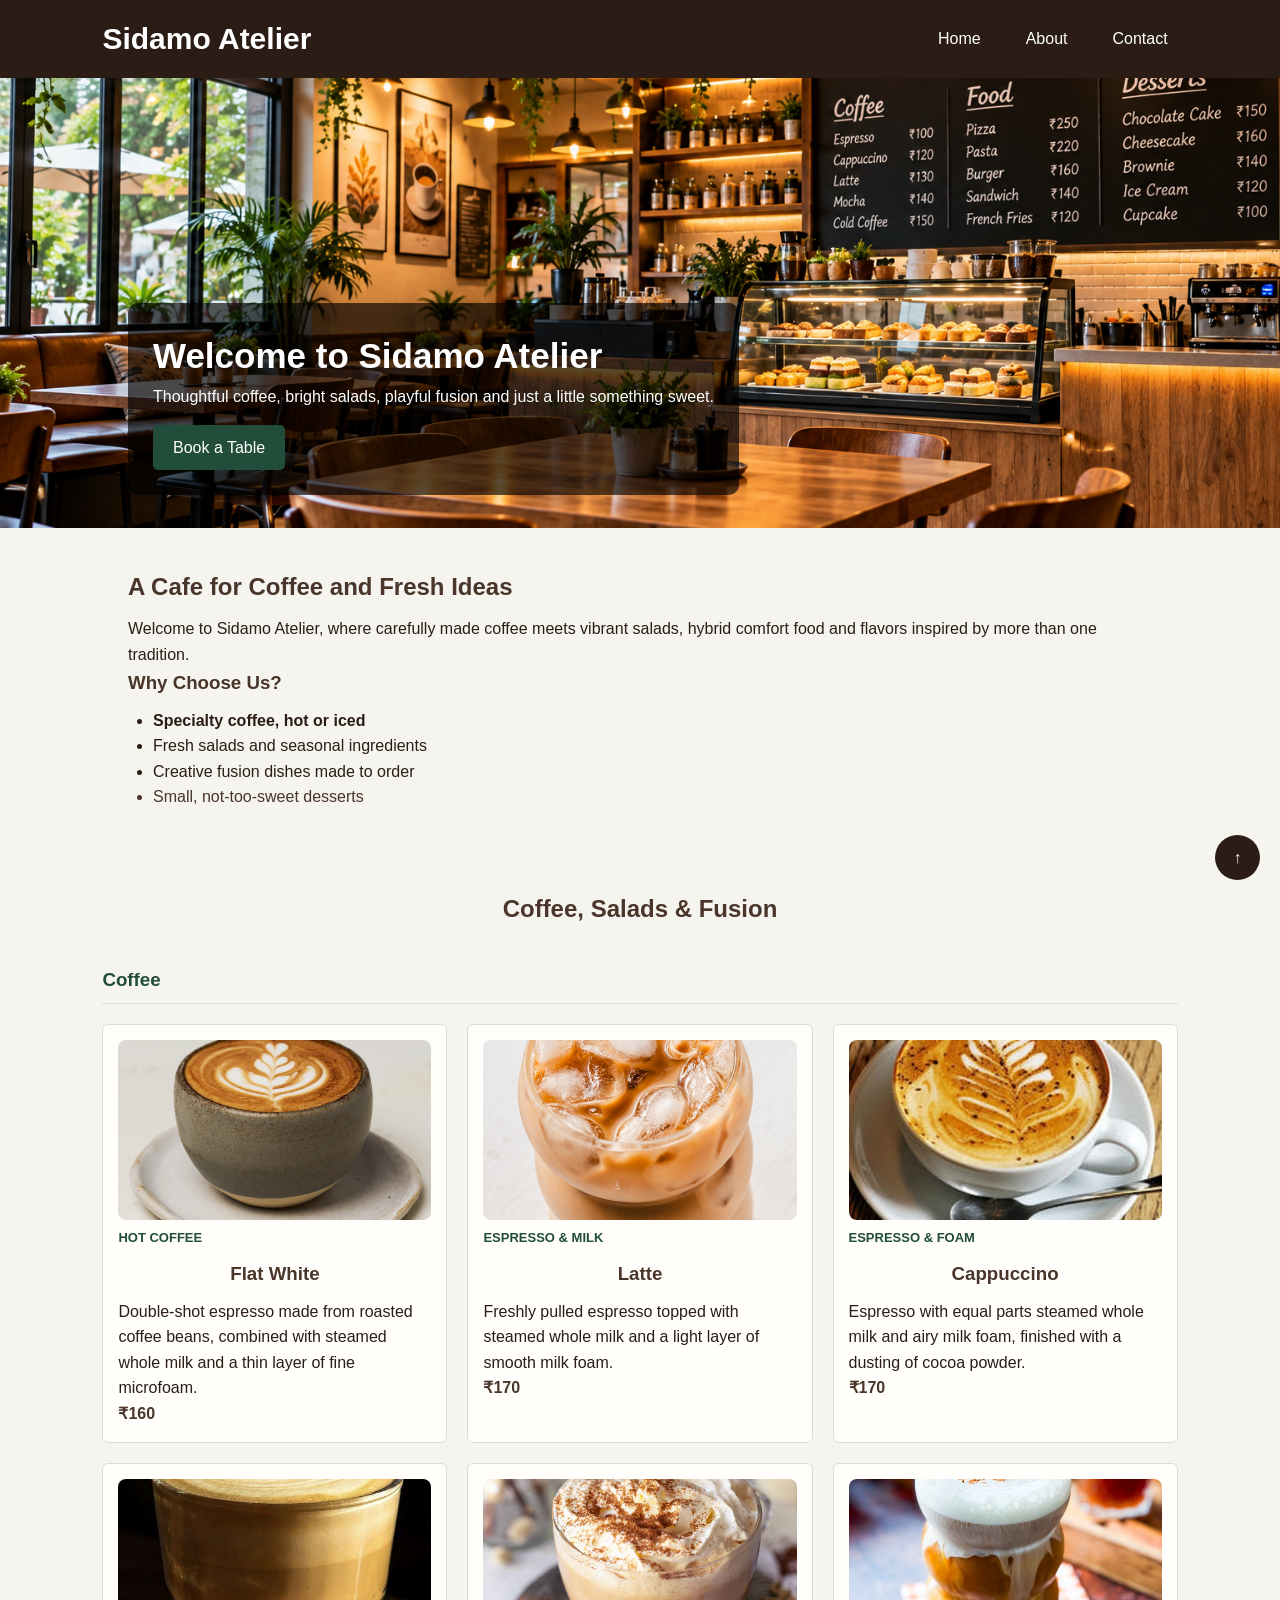
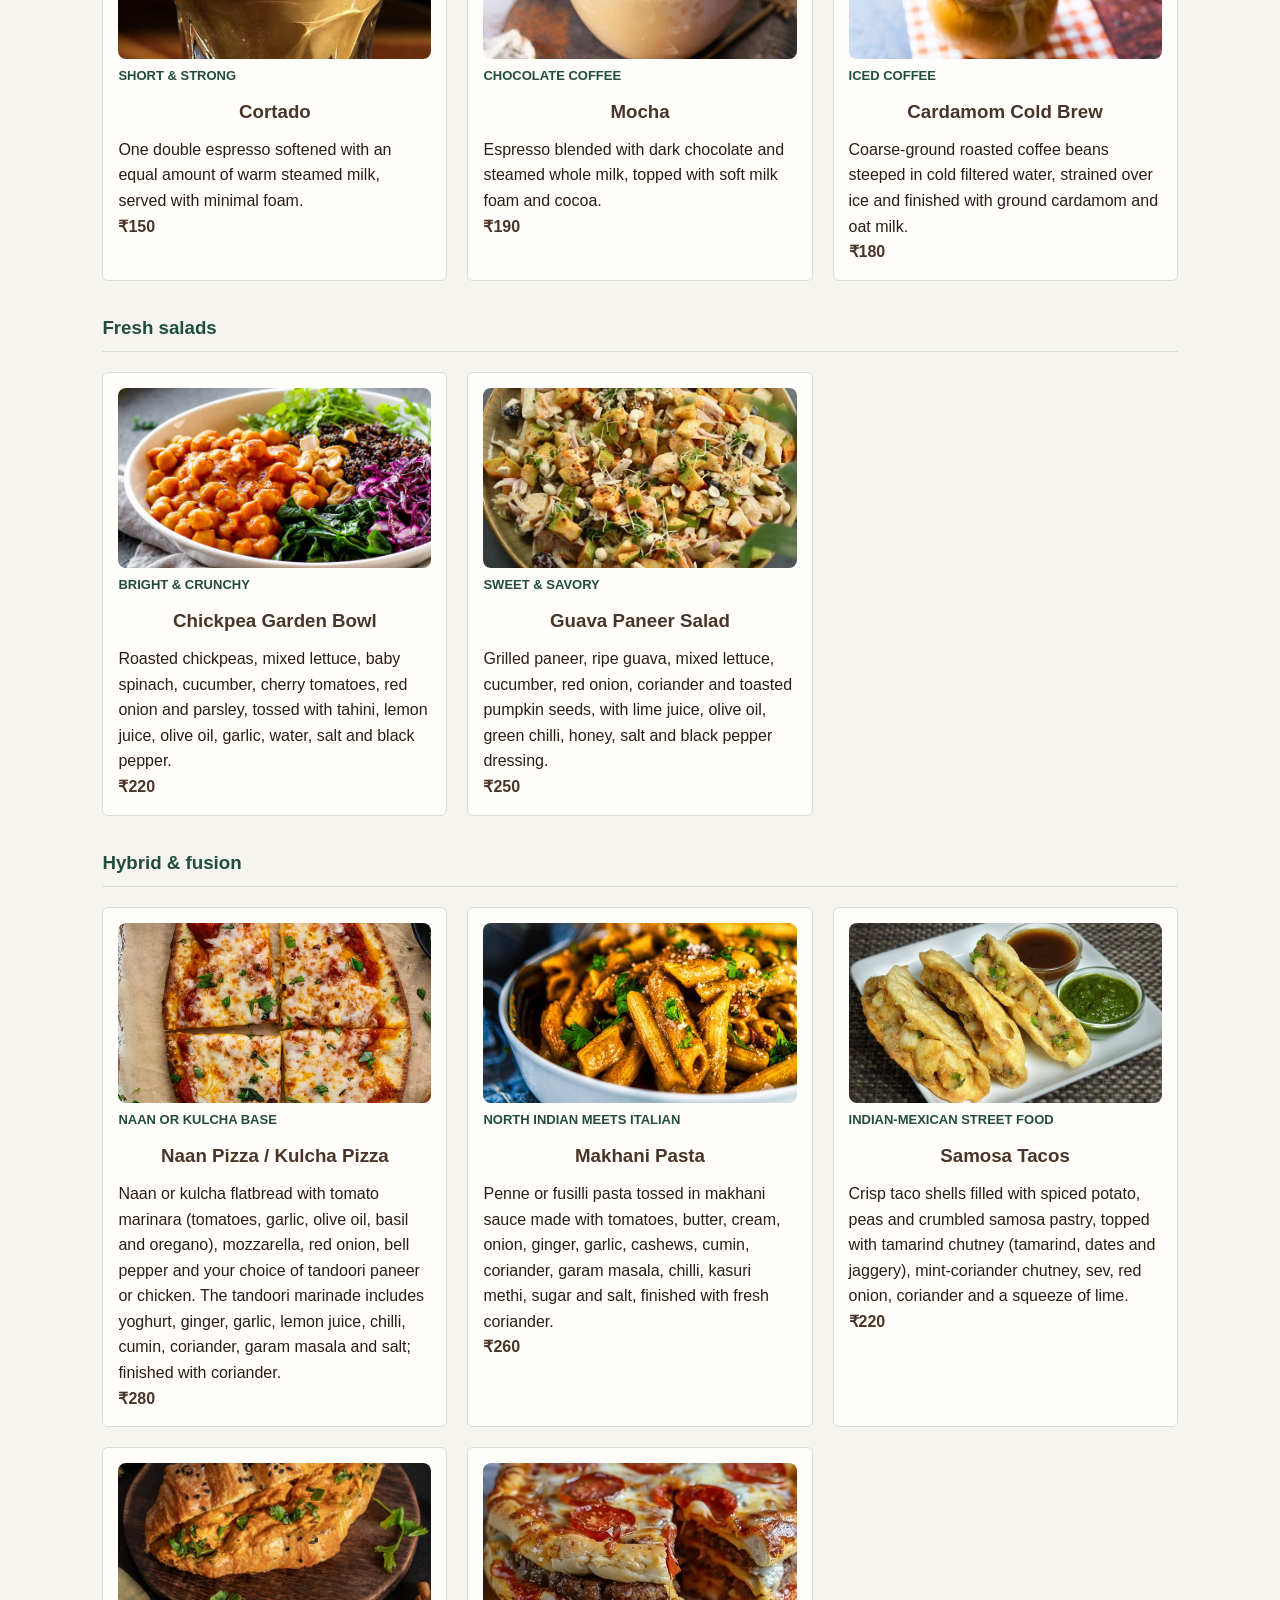
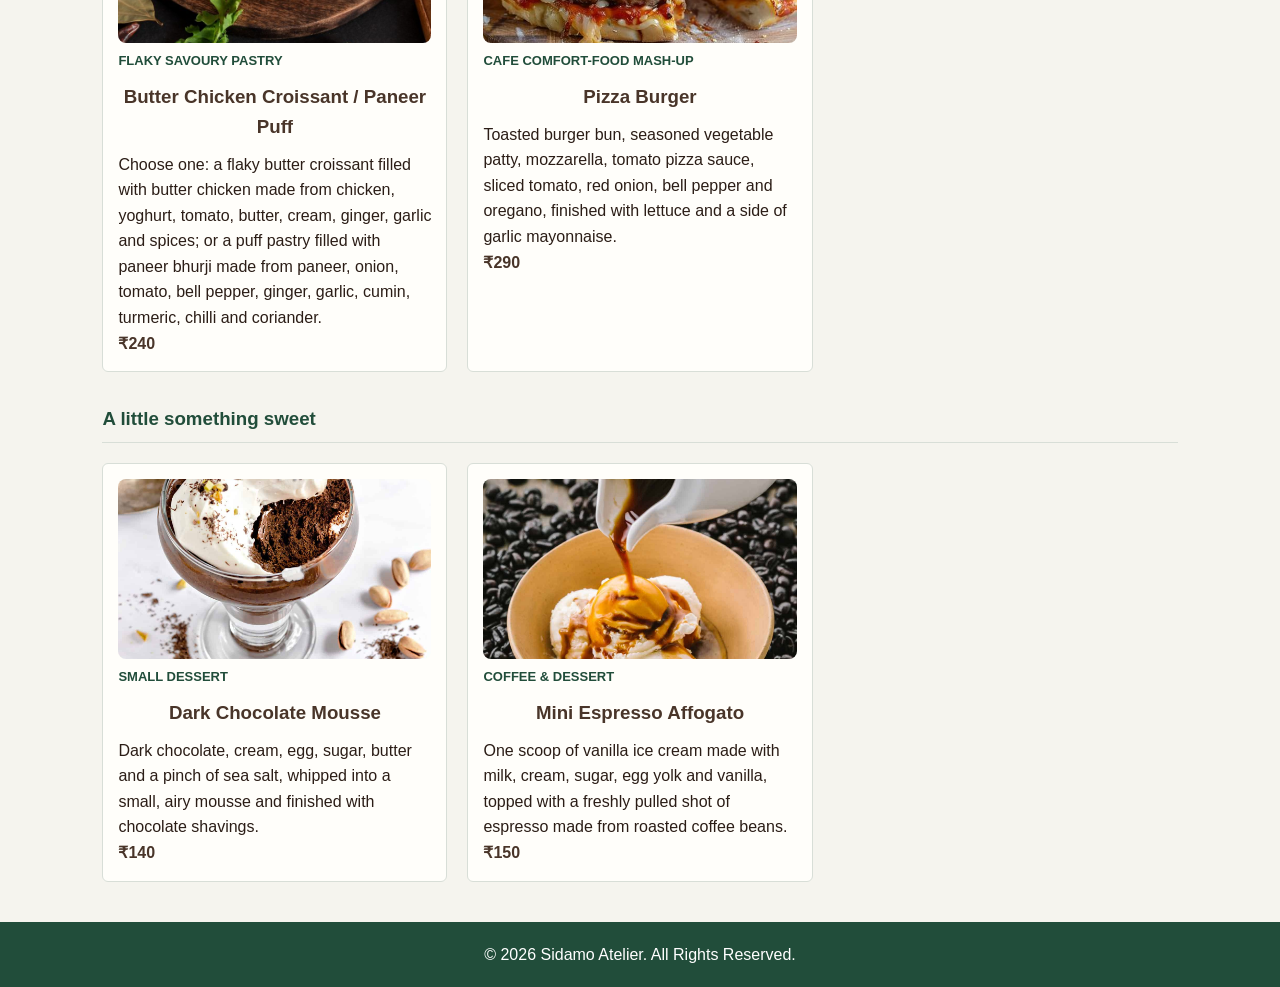
<file: index.html>
<!DOCTYPE html>
<html lang="en">

<head>
    <meta charset="UTF-8">
    <meta name="viewport" content="width=device-width, initial-scale=1.0">
    <title>Sidamo Atelier - Home</title>
    <link rel="stylesheet" href="style.css">
</head>

<body id="top">

    <header>
        <h1>Sidamo Atelier</h1>

        <nav>
            <a href="index.html">Home</a>
            <a href="about%20(1).html">About</a>
            <a href="contact.html">Contact</a>
        </nav>
    </header>

    <main>

        <section class="hero">

            <img src="images/cafe.jpg" alt="Interior of Sidamo Atelier">

            <div class="hero-text">
                <h2>Welcome to Sidamo Atelier</h2>

                <p>
                    Thoughtful coffee, bright salads, playful fusion and just a little something sweet.
                </p>

                <a href="contact.html" class="button">
                    Book a Table
                </a>
            </div>

        </section>


        <section class="welcome">

            <h2>A Cafe for Coffee and Fresh Ideas</h2>

            <p>
                Welcome to Sidamo Atelier, where carefully made coffee meets vibrant salads,
                hybrid comfort food and flavors inspired by more than one tradition.
            </p>

            <h3>Why Choose Us?</h3>

            <ul>
                <li>Specialty coffee, hot or iced</li>
                <li>Fresh salads and seasonal ingredients</li>
                <li>Creative fusion dishes made to order</li>
                <li>Small, not-too-sweet desserts</li>
            </ul>

        </section>


        <section id="menu">

            <h2>Coffee, Salads & Fusion</h2>

            <div class="menu-grid">
                <h3 class="menu-category">Coffee</h3>
                <article class="menu-card">
                    <img src="images/flat%20white.jpg" alt="Flat white coffee with steamed milk">
                    <p class="menu-type">Hot coffee</p>
                    <h3>Flat White</h3>
                    <p>Double-shot espresso made from roasted coffee beans, combined with steamed whole milk and a thin layer of fine microfoam.</p>
                    <p class="price">₹160</p>
                </article>
                <article class="menu-card">
                    <img src="images/iced-latte.jpg" alt="Latte with espresso and milk">
                    <p class="menu-type">Espresso & milk</p>
                    <h3>Latte</h3>
                    <p>Freshly pulled espresso topped with steamed whole milk and a light layer of smooth milk foam.</p>
                    <p class="price">₹170</p>
                </article>
                <article class="menu-card">
                    <img src="images/cappuccino.jpg" alt="Cappuccino topped with milk foam">
                    <p class="menu-type">Espresso & foam</p>
                    <h3>Cappuccino</h3>
                    <p>Espresso with equal parts steamed whole milk and airy milk foam, finished with a dusting of cocoa powder.</p>
                    <p class="price">₹170</p>
                </article>
                <article class="menu-card">
                    <img src="images/cortado.jpg" alt="Cortado espresso with steamed milk">
                    <p class="menu-type">Short & strong</p>
                    <h3>Cortado</h3>
                    <p>One double espresso softened with an equal amount of warm steamed milk, served with minimal foam.</p>
                    <p class="price">₹150</p>
                </article>
                <article class="menu-card">
                    <img src="images/mocha.jpg" alt="Mocha coffee with chocolate">
                    <p class="menu-type">Chocolate coffee</p>
                    <h3>Mocha</h3>
                    <p>Espresso blended with dark chocolate and steamed whole milk, topped with soft milk foam and cocoa.</p>
                    <p class="price">₹190</p>
                </article>
                <article class="menu-card">
                    <img src="images/Cardamomcold.jpg" alt="Cardamom cold brew coffee over ice">
                    <p class="menu-type">Iced coffee</p>
                    <h3>Cardamom Cold Brew</h3>
                    <p>Coarse-ground roasted coffee beans steeped in cold filtered water, strained over ice and finished with ground cardamom and oat milk.</p>
                    <p class="price">₹180</p>
                </article>

                <h3 class="menu-category">Fresh salads</h3>
                <article class="menu-card">
                    <img src="images/chickpea%20garden.jpg" alt="Chickpea garden salad bowl">
                    <p class="menu-type">Bright & crunchy</p>
                    <h3>Chickpea Garden Bowl</h3>
                    <p>Roasted chickpeas, mixed lettuce, baby spinach, cucumber, cherry tomatoes, red onion and parsley, tossed with tahini, lemon juice, olive oil, garlic, water, salt and black pepper.</p>
                    <p class="price">₹220</p>
                </article>
                <article class="menu-card">
                    <img src="images/guava%20paneer%20salad.jpg" alt="Guava paneer salad with fresh greens">
                    <p class="menu-type">Sweet & savory</p>
                    <h3>Guava Paneer Salad</h3>
                    <p>Grilled paneer, ripe guava, mixed lettuce, cucumber, red onion, coriander and toasted pumpkin seeds, with lime juice, olive oil, green chilli, honey, salt and black pepper dressing.</p>
                    <p class="price">₹250</p>
                </article>

                <h3 class="menu-category">Hybrid & fusion</h3>
                <article class="menu-card">
                    <img src="images/naan-pizza.jpg" alt="Naan flatbread pizza with cheese and toppings">
                    <p class="menu-type">Naan or kulcha base</p>
                    <h3>Naan Pizza / Kulcha Pizza</h3>
                    <p>Naan or kulcha flatbread with tomato marinara (tomatoes, garlic, olive oil, basil and oregano), mozzarella, red onion, bell pepper and your choice of tandoori paneer or chicken. The tandoori marinade includes yoghurt, ginger, garlic, lemon juice, chilli, cumin, coriander, garam masala and salt; finished with coriander.</p>
                    <p class="price">₹280</p>
                </article>
                <article class="menu-card">
                    <img src="images/makhani-pasta.jpg" alt="Pasta tossed in creamy makhani sauce">
                    <p class="menu-type">North Indian meets Italian</p>
                    <h3>Makhani Pasta</h3>
                    <p>Penne or fusilli pasta tossed in makhani sauce made with tomatoes, butter, cream, onion, ginger, garlic, cashews, cumin, coriander, garam masala, chilli, kasuri methi, sugar and salt, finished with fresh coriander.</p>
                    <p class="price">₹260</p>
                </article>
                <article class="menu-card">
                    <img src="images/taco_samosa.jpg" alt="Samosa filling served in taco shells">
                    <p class="menu-type">Indian-Mexican street food</p>
                    <h3>Samosa Tacos</h3>
                    <p>Crisp taco shells filled with spiced potato, peas and crumbled samosa pastry, topped with tamarind chutney (tamarind, dates and jaggery), mint-coriander chutney, sev, red onion, coriander and a squeeze of lime.</p>
                    <p class="price">₹220</p>
                </article>
                <article class="menu-card">
                    <img src="images/butterchickencroissant.jpg" alt="Flaky croissant filled with butter chicken">
                    <p class="menu-type">Flaky savoury pastry</p>
                    <h3>Butter Chicken Croissant / Paneer Puff</h3>
                    <p>Choose one: a flaky butter croissant filled with butter chicken made from chicken, yoghurt, tomato, butter, cream, ginger, garlic and spices; or a puff pastry filled with paneer bhurji made from paneer, onion, tomato, bell pepper, ginger, garlic, cumin, turmeric, chilli and coriander.</p>
                    <p class="price">₹240</p>
                </article>
                <article class="menu-card">
                    <img src="images/burger_pizza.jpg" alt="Burger topped with pizza sauce and melted cheese">
                    <p class="menu-type">Cafe comfort-food mash-up</p>
                    <h3>Pizza Burger</h3>
                    <p>Toasted burger bun, seasoned vegetable patty, mozzarella, tomato pizza sauce, sliced tomato, red onion, bell pepper and oregano, finished with lettuce and a side of garlic mayonnaise.</p>
                    <p class="price">₹290</p>
                </article>

                <h3 class="menu-category">A little something sweet</h3>
                <article class="menu-card">
                    <img src="images/dark-chocolate-mousse.jpg" alt="Small serving of dark chocolate mousse">
                    <p class="menu-type">Small dessert</p>
                    <h3>Dark Chocolate Mousse</h3>
                    <p>Dark chocolate, cream, egg, sugar, butter and a pinch of sea salt, whipped into a small, airy mousse and finished with chocolate shavings.</p>
                    <p class="price">₹140</p>
                </article>
                <article class="menu-card">
                    <img src="images/affogato.jpg" alt="Vanilla ice cream topped with espresso">
                    <p class="menu-type">Coffee & dessert</p>
                    <h3>Mini Espresso Affogato</h3>
                    <p>One scoop of vanilla ice cream made with milk, cream, sugar, egg yolk and vanilla, topped with a freshly pulled shot of espresso made from roasted coffee beans.</p>
                    <p class="price">₹150</p>
                </article>
            </div>

        </section>

    </main>


    <a href="#top" class="top-button">↑</a>


    <footer>

        <p>
            &copy; 2026 Sidamo Atelier. All Rights Reserved.
        </p>

    </footer>

</body>

</html>
</file>
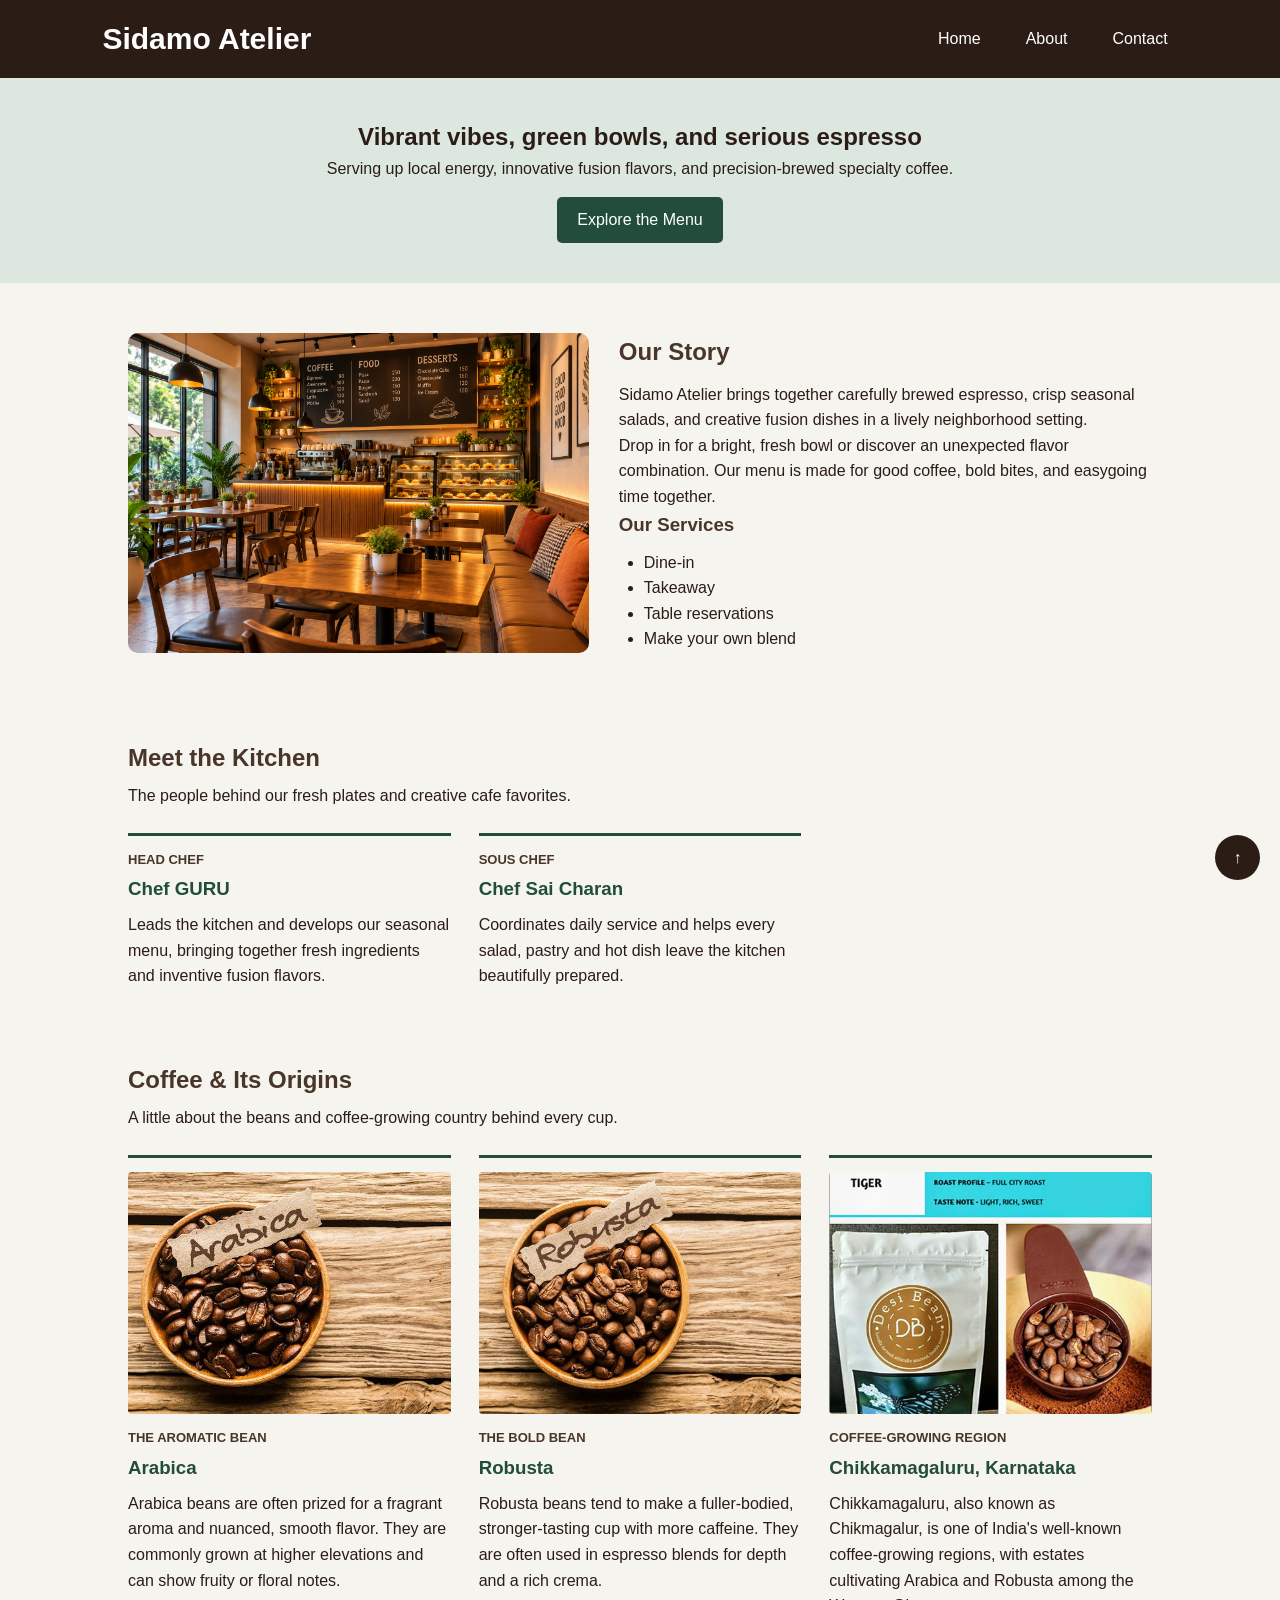
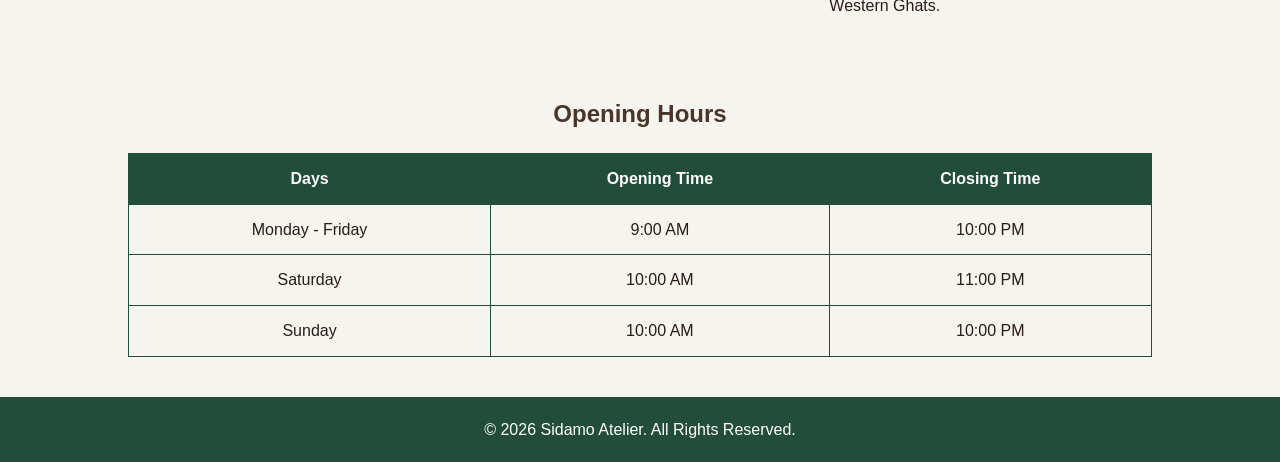
<file: about (1).html>
<!DOCTYPE html>
<html lang="en">

<head>
    <meta charset="UTF-8">
    <meta name="viewport" content="width=device-width, initial-scale=1.0">
    <title>Sidamo Atelier - About</title>
    <link rel="stylesheet" href="style.css">
</head>

<body id="top">

    <header>

        <h1>Sidamo Atelier</h1>

        <nav>
            <a href="index.html">Home</a>
            <a href="about%20(1).html">About</a>
            <a href="contact.html">Contact</a>
        </nav>

    </header>


    <main> 

        <section class="page-title">

            <h2>Vibrant vibes, green bowls, and serious espresso</h2>

            <p>
                Serving up local energy, innovative fusion flavors, and precision-brewed specialty coffee.
            </p>

            <a href="index.html#menu" class="button">Explore the Menu</a>

        </section>


        <section class="about-section">

              <img src="images/interior.jpg"
                 alt="Inside view of Sidamo Atelier">


            <div class="about-text">

                <h2>Our Story</h2>

                <p>
                    Sidamo Atelier brings together carefully brewed espresso, crisp seasonal salads,
                    and creative fusion dishes in a lively neighborhood setting.
                </p>

                <p>
                    Drop in for a bright, fresh bowl or discover an unexpected flavor combination.
                    Our menu is made for good coffee, bold bites, and easygoing time together.
                </p>


                <h3>Our Services</h3>

                <ul>
                    <li>Dine-in</li>
                    <li>Takeaway</li>
                    <li>Table reservations</li>
                    <li>Make your own blend</li>
                </ul>

            </div>

        </section>


        <section class="about-highlights">

            <h2>Meet the Kitchen</h2>
            <p class="section-intro">The people behind our fresh plates and creative cafe favorites.</p>

            <div class="highlight-grid">
                <article class="highlight-item">
                    <p class="highlight-label">Head Chef</p>
                    <h3>Chef GURU</h3>
                    <p>Leads the kitchen and develops our seasonal menu, bringing together fresh ingredients and inventive fusion flavors.</p>
                </article>
                <article class="highlight-item">
                    <p class="highlight-label">Sous Chef</p>
                    <h3>Chef Sai Charan</h3>
                    <p>Coordinates daily service and helps every salad, pastry and hot dish leave the kitchen beautifully prepared.</p>
                </article>
            </div>

        </section>


        <section class="coffee-origins">

            <h2>Coffee & Its Origins</h2>
            <p class="section-intro">A little about the beans and coffee-growing country behind every cup.</p>

            <div class="highlight-grid">
                <article class="highlight-item">
                    <img class="origin-image" src="images/arabica.jpg" alt="Arabica coffee beans in a bowl">
                    <p class="highlight-label">The aromatic bean</p>
                    <h3>Arabica</h3>
                    <p>Arabica beans are often prized for a fragrant aroma and nuanced, smooth flavor. They are commonly grown at higher elevations and can show fruity or floral notes.</p>
                </article>
                <article class="highlight-item">
                    <img class="origin-image" src="images/robusta-coffee-beans.jpg" alt="Robusta coffee beans in a bowl">
                    <p class="highlight-label">The bold bean</p>
                    <h3>Robusta</h3>
                    <p>Robusta beans tend to make a fuller-bodied, stronger-tasting cup with more caffeine. They are often used in espresso blends for depth and a rich crema.</p>
                </article>
                <article class="highlight-item">
                    <img class="origin-image" src="images/chikmagalur-coffee-beans.jpg" alt="Coffee beans from the Chikkamagaluru region">
                    <p class="highlight-label">Coffee-growing region</p>
                    <h3>Chikkamagaluru, Karnataka</h3>
                    <p>Chikkamagaluru, also known as Chikmagalur, is one of India's well-known coffee-growing regions, with estates cultivating Arabica and Robusta among the Western Ghats.</p>
                </article>
            </div>

        </section>


        <section class="timings">

            <h2>Opening Hours</h2>

            <table>

                <tr>
                    <th>Days</th>
                    <th>Opening Time</th>
                    <th>Closing Time</th>
                </tr>

                <tr>
                    <td>Monday - Friday</td>
                    <td>9:00 AM</td>
                    <td>10:00 PM</td>
                </tr>

                <tr>
                    <td>Saturday</td>
                    <td>10:00 AM</td>
                    <td>11:00 PM</td>
                </tr>

                <tr>
                    <td>Sunday</td>
                    <td>10:00 AM</td>
                    <td>10:00 PM</td>
                </tr>

            </table>

        </section>


    </main>


    <a href="#top" class="top-button">↑</a>


    <footer>

        <p>
            &copy; 2026 Sidamo Atelier. All Rights Reserved.
        </p>

    </footer>

</body>

</html>
</file>
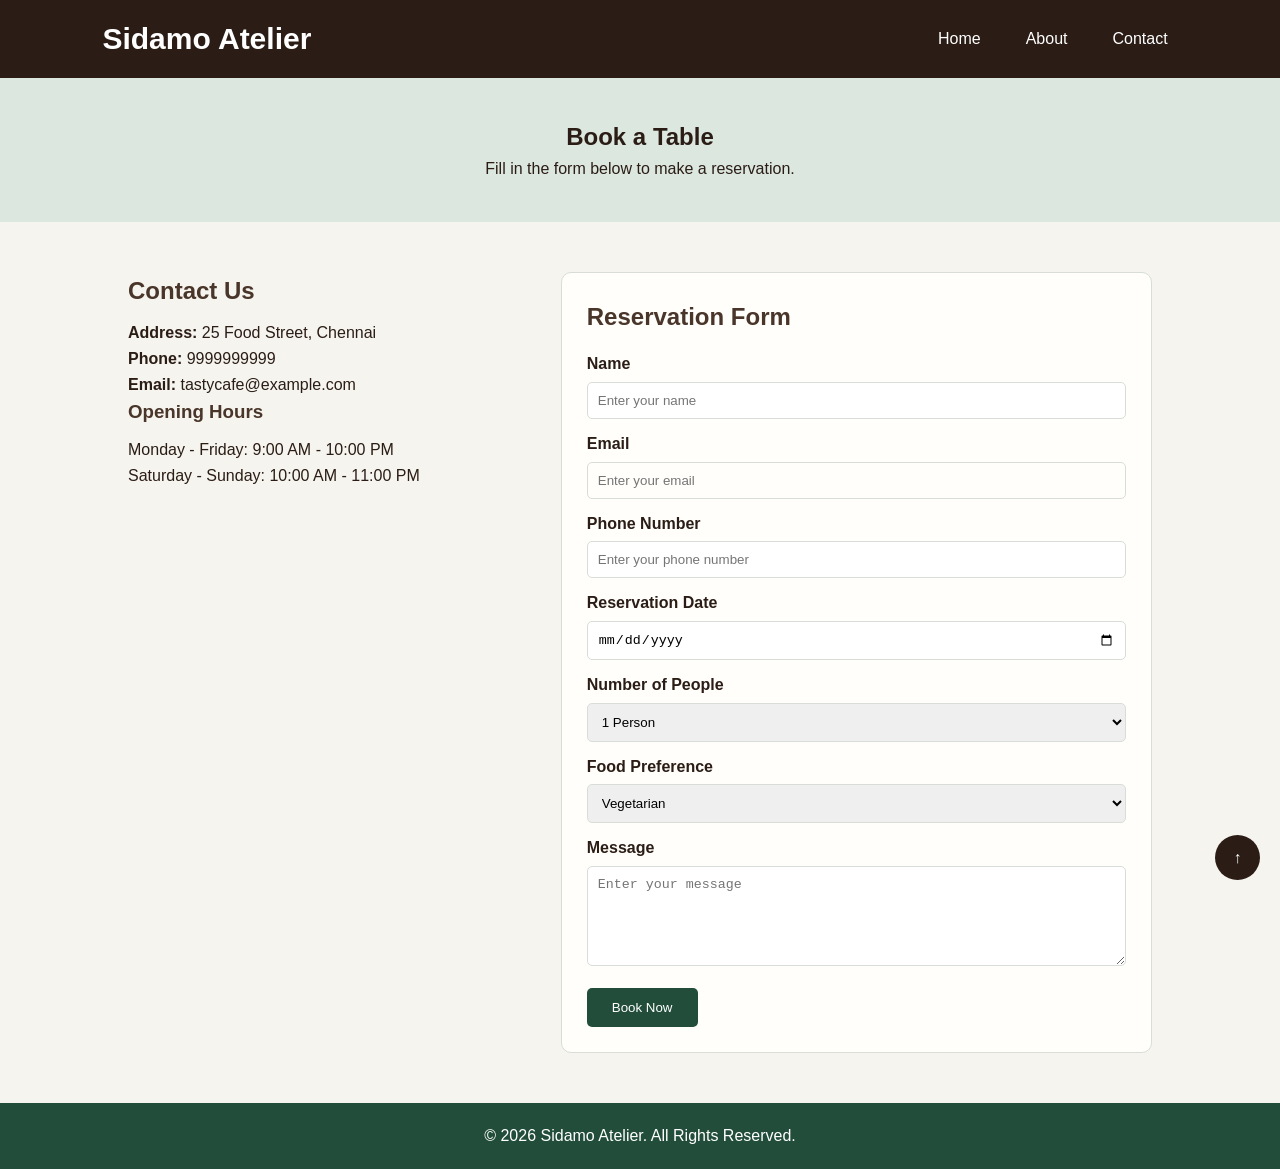
<file: contact.html>
<!DOCTYPE html>
<html lang="en">

<head>
    <meta charset="UTF-8">
    <meta name="viewport" content="width=device-width, initial-scale=1.0">
    <title>Sidamo Atelier - Contact</title>
    <link rel="stylesheet" href="style.css">
</head>

<body id="top">

    <header>

        <h1>Sidamo Atelier</h1>

        <nav>
            <a href="index.html">Home</a>
            <a href="about%20(1).html">About</a>
            <a href="contact.html">Contact</a>
        </nav>

    </header>


    <main>

        <section class="page-title">

            <h2>Book a Table</h2>

            <p>
                Fill in the form below to make a reservation.
            </p>

        </section>


        <section class="contact-container">


            <div class="contact-info">

                <h2>Contact Us</h2>

                <p>
                    <strong>Address:</strong>
                    25 Food Street, Chennai
                </p>

                <p>
                    <strong>Phone:</strong>
                    9999999999
                </p>

                <p>
                    <strong>Email:</strong>
                    tastycafe@example.com
                </p>


                <h3>Opening Hours</h3>

                <p>
                    Monday - Friday:
                    9:00 AM - 10:00 PM
                </p>

                <p>
                    Saturday - Sunday:
                    10:00 AM - 11:00 PM
                </p>

            </div>


            <form>

                <h2>Reservation Form</h2>


                <label for="name">
                    Name
                </label>

                <input type="text"
                       id="name"
                       name="name"
                       placeholder="Enter your name"
                       required>


                <label for="email">
                    Email
                </label>

                <input type="email"
                       id="email"
                       name="email"
                       placeholder="Enter your email"
                       required>


                <label for="phone">
                    Phone Number
                </label>

                <input type="tel"
                       id="phone"
                       name="phone"
                       placeholder="Enter your phone number"
                       required>


                <label for="date">
                    Reservation Date
                </label>

                <input type="date"
                       id="date"
                       name="date"
                       required>


                <label for="people">
                    Number of People
                </label>

                <select id="people" name="people">

                    <option value="1">
                        1 Person
                    </option>

                    <option value="2">
                        2 People
                    </option>

                    <option value="3">
                        3 People
                    </option>

                    <option value="4">
                        4 People
                    </option>

                    <option value="5">
                        5 or More
                    </option>

                </select>


                <label for="food">
                    Food Preference
                </label>

                <select id="food" name="food">

                    <option value="vegetarian">
                        Vegetarian
                    </option>

                    <option value="non-vegetarian">
                        Non-Vegetarian
                    </option>

                    <option value="both">
                        Both
                    </option>

                </select>


                <label for="message">
                    Message
                </label>

                <textarea id="message"
                          name="message"
                          placeholder="Enter your message"></textarea>


                <button type="submit">
                    Book Now
                </button>

            </form>

        </section>

    </main>


    <a href="#top" class="top-button">↑</a>


    <footer>

        <p>
            &copy; 2026 Sidamo Atelier. All Rights Reserved.
        </p>

    </footer>

</body>

</html>
</file>
<file: style.css>
:root {
    --coffee-deep: #2b1d16;
    --coffee: #493529;
    --forest: #214d3a;
    --forest-deep: #173728;
    --forest-soft: #dce8df;
    --cream: #f5f4ee;
    --paper: #fffefa;
    --line: #d8ded7;
}


* {
    margin: 0;
    padding: 0;
    box-sizing: border-box;
}


body {
    font-family: Arial, sans-serif;
    background-color: var(--cream);
    color: var(--coffee-deep);
    line-height: 1.6;
}


header {
    background-color: var(--coffee-deep);
    color: white;
    padding: 15px 8%;

    display: flex;
    justify-content: space-between;
    align-items: center;
}


header h1 {
    font-size: 30px;
}


nav {
    display: flex;
    gap: 25px;
}


nav a {
    color: white;
    text-decoration: none;
    padding: 5px 10px;
}


nav a:hover {
    background-color: white;
    color: var(--coffee-deep);
    border-radius: 5px;
}


.hero {
    height: 450px;
    position: relative;
}


.hero img {
    width: 100%;
    height: 100%;
    object-fit: cover;
}


.hero-text {
    position: absolute;
    top: 50%;
    left: 10%;

    background-color: rgba(0, 0, 0, 0.65);
    color: white;

    padding: 25px;
    border-radius: 10px;
}


.hero-text h2 {
    font-size: 35px;
}


.button {
    display: inline-block;

    background-color: var(--forest);
    color: white;

    text-decoration: none;

    padding: 10px 20px;
    margin-top: 15px;

    border-radius: 5px;
}


.button:hover {
    background-color: var(--forest-deep);
}


.welcome {
    padding: 40px 10%;
}


.welcome h2,
.welcome h3 {
    color: var(--coffee);
    margin-bottom: 10px;
}


.welcome ul {
    margin-left: 25px;
    margin-top: 10px;
}


.welcome li:first-child {
    font-weight: bold;
}


.welcome li:last-child {
    color: var(--coffee);
}


#menu {
    padding: 40px 8%;
    text-align: center;
}


#menu > h2 {
    color: var(--coffee);
    margin-bottom: 25px;
}


.menu-grid {
    display: grid;

    grid-template-columns: repeat(3, 1fr);

    gap: 20px;
}


.menu-category {
    grid-column: 1 / -1;
    margin-top: 12px;
    padding-bottom: 8px;
    border-bottom: 1px solid var(--line);
    color: var(--forest);
    text-align: left;
}


.menu-card {
    background-color: var(--paper);

    border: 1px solid var(--line);

    padding: 15px;

    border-radius: 6px;

    position: relative;
}


.menu-card:hover {
    transform: translateY(-5px);
}


.menu-card img {
    width: 100%;
    height: 180px;

    object-fit: cover;

    border-radius: 8px;
}


.menu-card h3 {
    margin: 10px 0;
    color: var(--coffee);
}


.menu-card p {
    text-align: left;
}


.menu-card .menu-type {
    color: var(--forest);
    font-size: 13px;
    font-weight: bold;
    text-transform: uppercase;
}


.menu-card .price {
    font-weight: bold;
    color: var(--coffee);
}


.special {
    grid-column: span 2;
}


@media (max-width: 760px) {
    .menu-grid {
        grid-template-columns: repeat(2, minmax(0, 1fr));
    }
}


@media (max-width: 520px) {
    .menu-grid {
        grid-template-columns: 1fr;
    }
}


.badge {
    position: absolute;

    top: 10px;
    right: 10px;

    background-color: var(--forest);
    color: white;

    padding: 5px 10px;

    border-radius: 5px;
}


.page-title {
    text-align: center;

    padding: 40px;

    background-color: var(--forest-soft);
}


.page-title h2 {
    color: var(--coffee-deep);
}


.about-section {
    display: flex;

    align-items: center;

    gap: 30px;

    padding: 50px 10%;
}


.about-section > img {
    width: 45%;
    height: 320px;

    object-fit: cover;

    border-radius: 10px;
}


.about-text {
    width: 55%;
}


.about-text h2,
.about-text h3 {
    color: var(--coffee);

    margin-bottom: 10px;
}


.about-text ul {
    margin-left: 25px;
}


.about-highlights,
.coffee-origins {
    padding: 36px 10%;
}


.about-highlights h2,
.coffee-origins h2 {
    color: var(--coffee);
    margin-bottom: 6px;
}


.section-intro {
    margin-bottom: 24px;
}


.highlight-grid {
    display: grid;
    grid-template-columns: repeat(3, minmax(0, 1fr));
    gap: 28px;
}


.highlight-item {
    border-top: 3px solid var(--forest);
    padding-top: 14px;
}


.origin-image {
    display: block;
    width: 100%;
    aspect-ratio: 4 / 3;
    object-fit: cover;
    margin-bottom: 14px;
    border-radius: 4px;
}


.highlight-item h3 {
    color: var(--forest);
    margin: 4px 0 8px;
}


.highlight-label {
    color: var(--coffee);
    font-size: 13px;
    font-weight: bold;
    text-transform: uppercase;
}


.timings {
    padding: 40px 10%;

    text-align: center;
}


.timings h2 {
    color: var(--coffee);

    margin-bottom: 20px;
}


table {
    width: 100%;

    border-collapse: collapse;
}


th,
td {
    border: 1px solid var(--forest);

    padding: 12px;
}


th {
    background-color: var(--forest);

    color: white;
}


.learned {
    margin: 30px 10%;

    padding: 25px;

    border: 2px solid var(--forest);

    background-color: var(--paper);
}


.learned h2 {
    color: var(--coffee);
}


.learned ol {
    margin-left: 25px;
}


.contact-container {
    display: flex;

    gap: 40px;

    padding: 50px 10%;
}


.contact-info {
    width: 40%;
}


.contact-info h2,
.contact-info h3 {
    color: var(--coffee);

    margin-bottom: 10px;
}


form {
    width: 60%;

    background-color: var(--paper);

    border: 1px solid var(--line);

    padding: 25px;

    border-radius: 10px;
}


form h2 {
    color: var(--coffee);

    margin-bottom: 15px;
}


label {
    display: block;

    margin-top: 12px;

    font-weight: bold;
}


input,
select,
textarea {
    width: 100%;

    padding: 10px;

    margin-top: 5px;

    border: 1px solid var(--line);

    border-radius: 5px;
}


input[type="email"] {
    background-color: var(--paper);
}


input:focus,
select:focus,
textarea:focus {
    border: 2px solid var(--forest);

    outline: none;
}


textarea {
    height: 100px;
}


button {
    background-color: var(--forest);

    color: white;

    border: none;

    padding: 12px 25px;

    margin-top: 15px;

    border-radius: 5px;

    cursor: pointer;
}


button:hover {
    background-color: var(--forest-deep);
}


.top-button {
    position: fixed;

    right: 20px;
    bottom: 20px;

    background-color: var(--coffee-deep);

    color: white;

    text-decoration: none;

    width: 45px;
    height: 45px;

    border-radius: 50%;

    text-align: center;

    line-height: 45px;
}


footer {
    background-color: var(--forest);

    color: white;

    padding: 20px;

    text-align: center;
}


footer p {
    margin: 0;
}


@media (max-width: 768px) {

    header {
        flex-direction: column;
    }


    nav {
        margin-top: 10px;

        flex-wrap: wrap;

        justify-content: center;
    }


    .hero {
        height: 350px;
    }


    .hero-text {
        left: 5%;
        right: 5%;
    }


    .hero-text h2 {
        font-size: 26px;
    }


    .menu-grid {
        grid-template-columns: 1fr;
    }


    .special {
        grid-column: span 1;
    }


    .about-section {
        flex-direction: column;
    }


    .about-section > img,
    .about-text {
        width: 100%;
    }


    .highlight-grid {
        grid-template-columns: 1fr;
        gap: 22px;
    }


    .contact-container {
        flex-direction: column;
    }


    .contact-info,
    form {
        width: 100%;
    }

}
</file>
